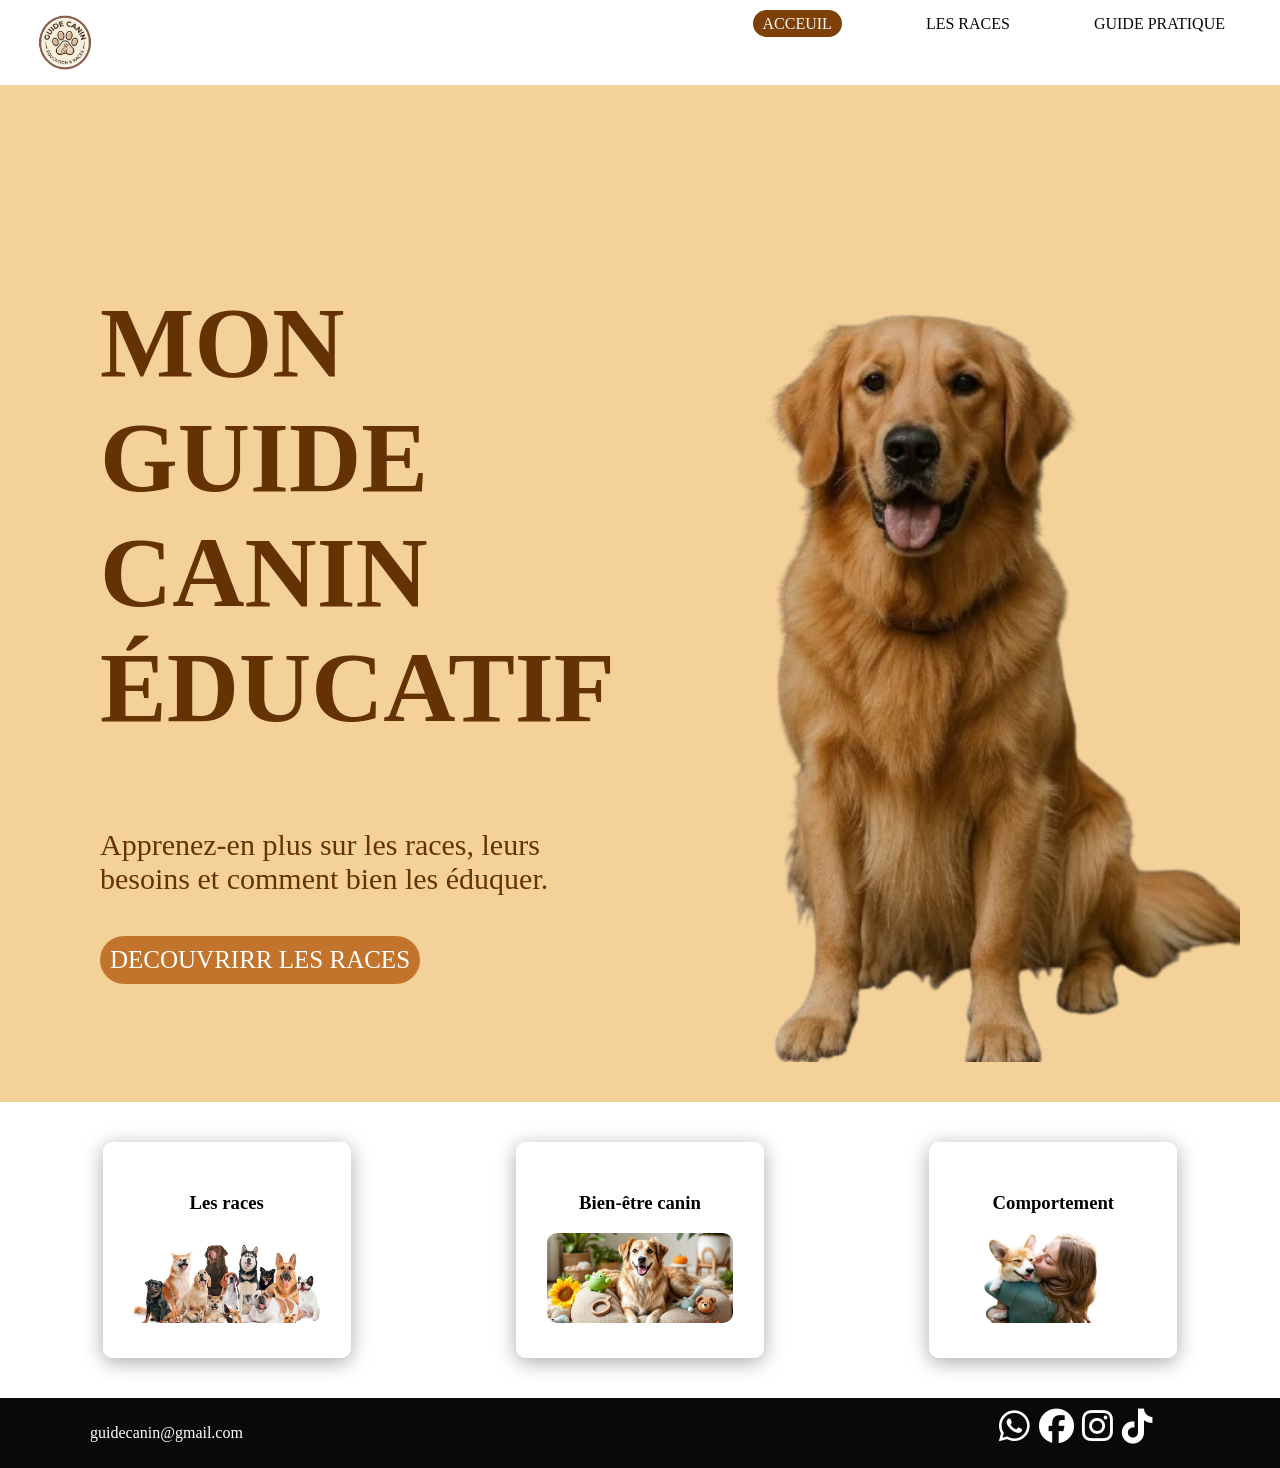
<file: index.html>
<!DOCTYPE html>
<html lang="fr">
<head>
    <meta charset="UTF-8">
    <title>Guide Canin</title>
    <link rel="stylesheet" href="style.css">
    <link rel="stylesheet" href="https://cdnjs.cloudflare.com/ajax/libs/font-awesome/6.5.0/css/all.min.css">
</head>

<body>

<!-- HEADER -->
<header class="header">
    <img src="./images/logo-removebg-preview.png" alt="">

    <nav class="menu">
        <a href="index.html"><span class="active">ACCEUIL</span></a>
        <a href="./pages/races.html">LES RACES</a>
        <a href="./pages/guide.html">GUIDE PRATIQUE</a>
    </nav>
</header>

<!-- HERO -->
<section class="hero">
    <div class="hero-text">
        <h1>MON GUIDE CANIN ÉDUCATIF</h1>
        <p>Apprenez-en plus sur les races, leurs besoins et comment bien les éduquer.</p>
        <a href="./pages/races.html" class="btn">DECOUVRIRR LES RACES</a>
    </div>

    <img src="./images/chien_accueil-removebg-preview.png" class="hero-img">
</section>

<!-- CARTES -->
<section class="cards">

    <div class="card">
        <h3>Les races</h3>
        <img src="./images/races.jpeg">
    </div>

    <div class="card">
        <h3>Bien-être canin</h3>
        <img src="./images/bien-etre.jpeg">
    </div>

    <div class="card">
        <h3>Comportement</h3>
        <img src="./images/comprendre-removebg-preview.png">
    </div>

</section>

<!-- FOOTER -->
<footer class="footer">
    <p>guidecanin@gmail.com</p>
    <div class="icon">
        <i class="fa-brands fa-whatsapp"></i>
        <i class="fa-brands fa-facebook"></i>
        <i class="fa-brands fa-instagram"></i>
        <i class="fa-brands fa-tiktok"></i>
    </div>
</footer>

</body>
</html>
</file>
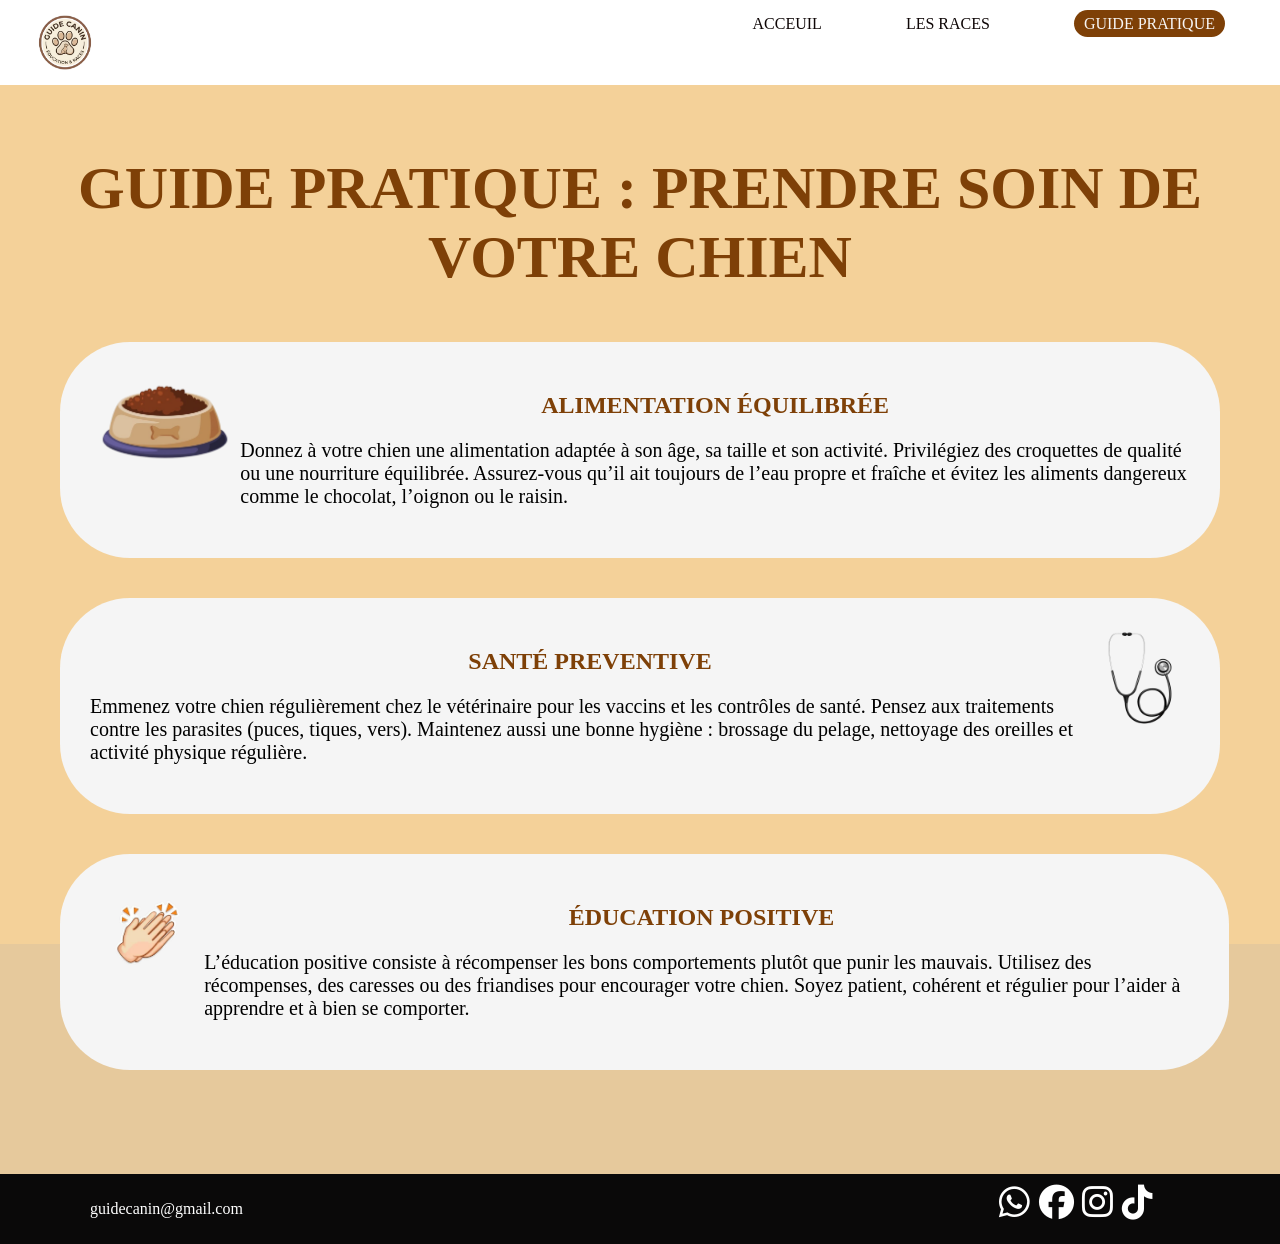
<file: pages/guide.html>
<!DOCTYPE html>
<html lang="fr">
  <head>
    <meta charset="UTF-8" />
    <title>Guide pratique</title>
    <link rel="stylesheet" href="../style.css" />
    <link
      rel="stylesheet"
      href="https://cdnjs.cloudflare.com/ajax/libs/font-awesome/6.5.0/css/all.min.css"
    />
  </head>

  <body>
    <header class="header">
      <img src="../images/logo-removebg-preview.png" alt="" />

      <nav class="menu">
        <a href="../index.html">ACCEUIL</a>
        <a href="../pages/races.html">LES RACES</a>
        <a href="../pages/guide.html"><span class="active">GUIDE PRATIQUE</span></a>
      </nav>
    </header>

    <section class="guide">
      <div class="gp">
        <h1>GUIDE PRATIQUE : PRENDRE SOIN DE VOTRE CHIEN</h1>
      </div>
      <div class="bloc">
        <img src="../images/gamelle-removebg-preview.png" alt="" />
        <div class="texe">
          <h2>ALIMENTATION ÉQUILIBRÉE</h2>
          <p>
            Donnez à votre chien une alimentation adaptée à son âge, sa taille
            et son activité. Privilégiez des croquettes de qualité ou une
            nourriture équilibrée. Assurez-vous qu’il ait toujours de l’eau
            propre et fraîche et évitez les aliments dangereux comme le
            chocolat, l’oignon ou le raisin.
          </p>
        </div>
      </div>

      <div class="bloc">
        <div class="texe">
          <h2>SANTÉ PREVENTIVE</h2>
          <p>
            Emmenez votre chien régulièrement chez le vétérinaire pour les
            vaccins et les contrôles de santé. Pensez aux traitements contre les
            parasites (puces, tiques, vers). Maintenez aussi une bonne hygiène :
            brossage du pelage, nettoyage des oreilles et activité physique
            régulière.
          </p>
        </div>
        <img src="../images/hosto-removebg-preview.png" alt="" />
      </div>

      <div class="education">
        <div class="edu">
          <img src="../images/education-removebg-preview.png" alt="" />
          <div class="texe">
            <h2>ÉDUCATION POSITIVE</h2>
            <p>
              L’éducation positive consiste à récompenser les bons comportements
              plutôt que punir les mauvais. Utilisez des récompenses, des
              caresses ou des friandises pour encourager votre chien. Soyez
              patient, cohérent et régulier pour l’aider à apprendre et à bien
              se comporter.
            </p>
          </div>
        </div>
      </div>
    </section>

    <div class="mollet"></div>

    <footer class="footer">
      <p>guidecanin@gmail.com</p>
      <div class="icon">
        <i class="fa-brands fa-whatsapp"></i>
        <i class="fa-brands fa-facebook"></i>
        <i class="fa-brands fa-instagram"></i>
        <i class="fa-brands fa-tiktok"></i>
      </div>
    </footer>
  </body>
</html>
</file>
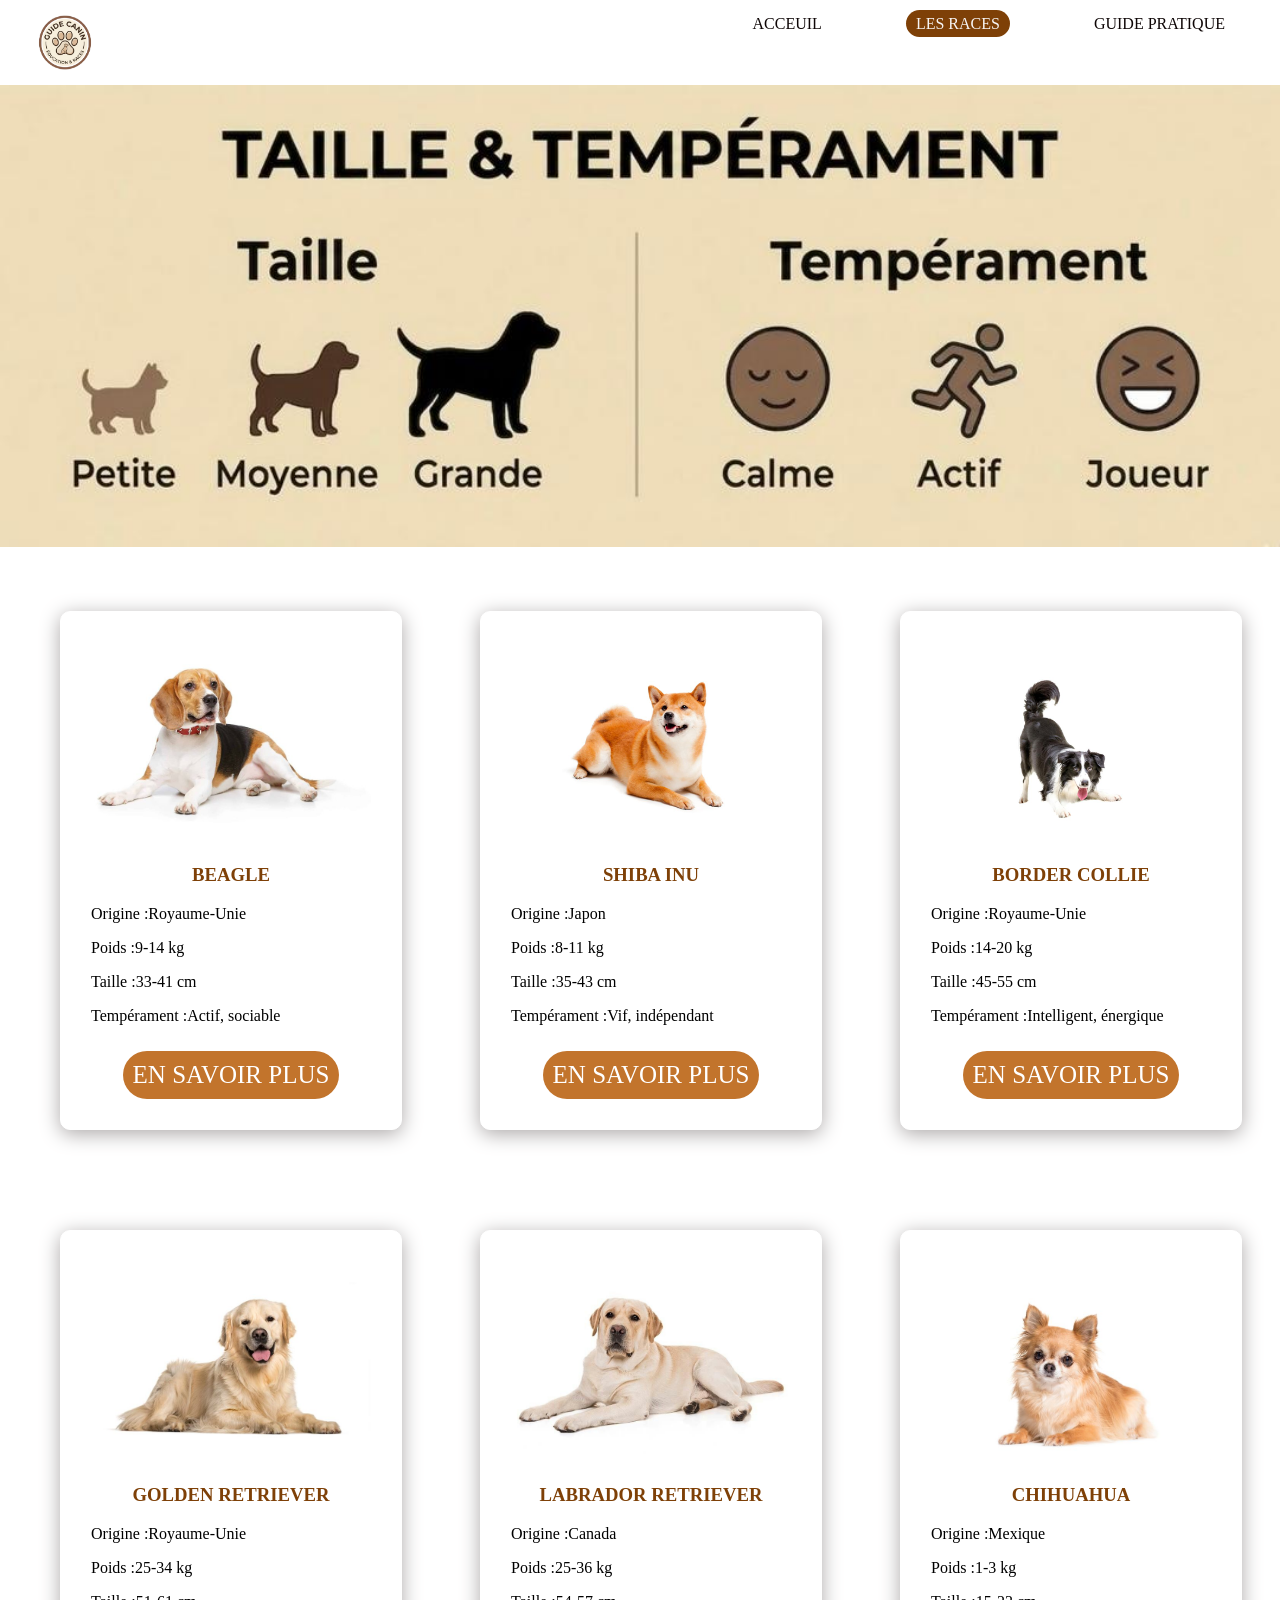
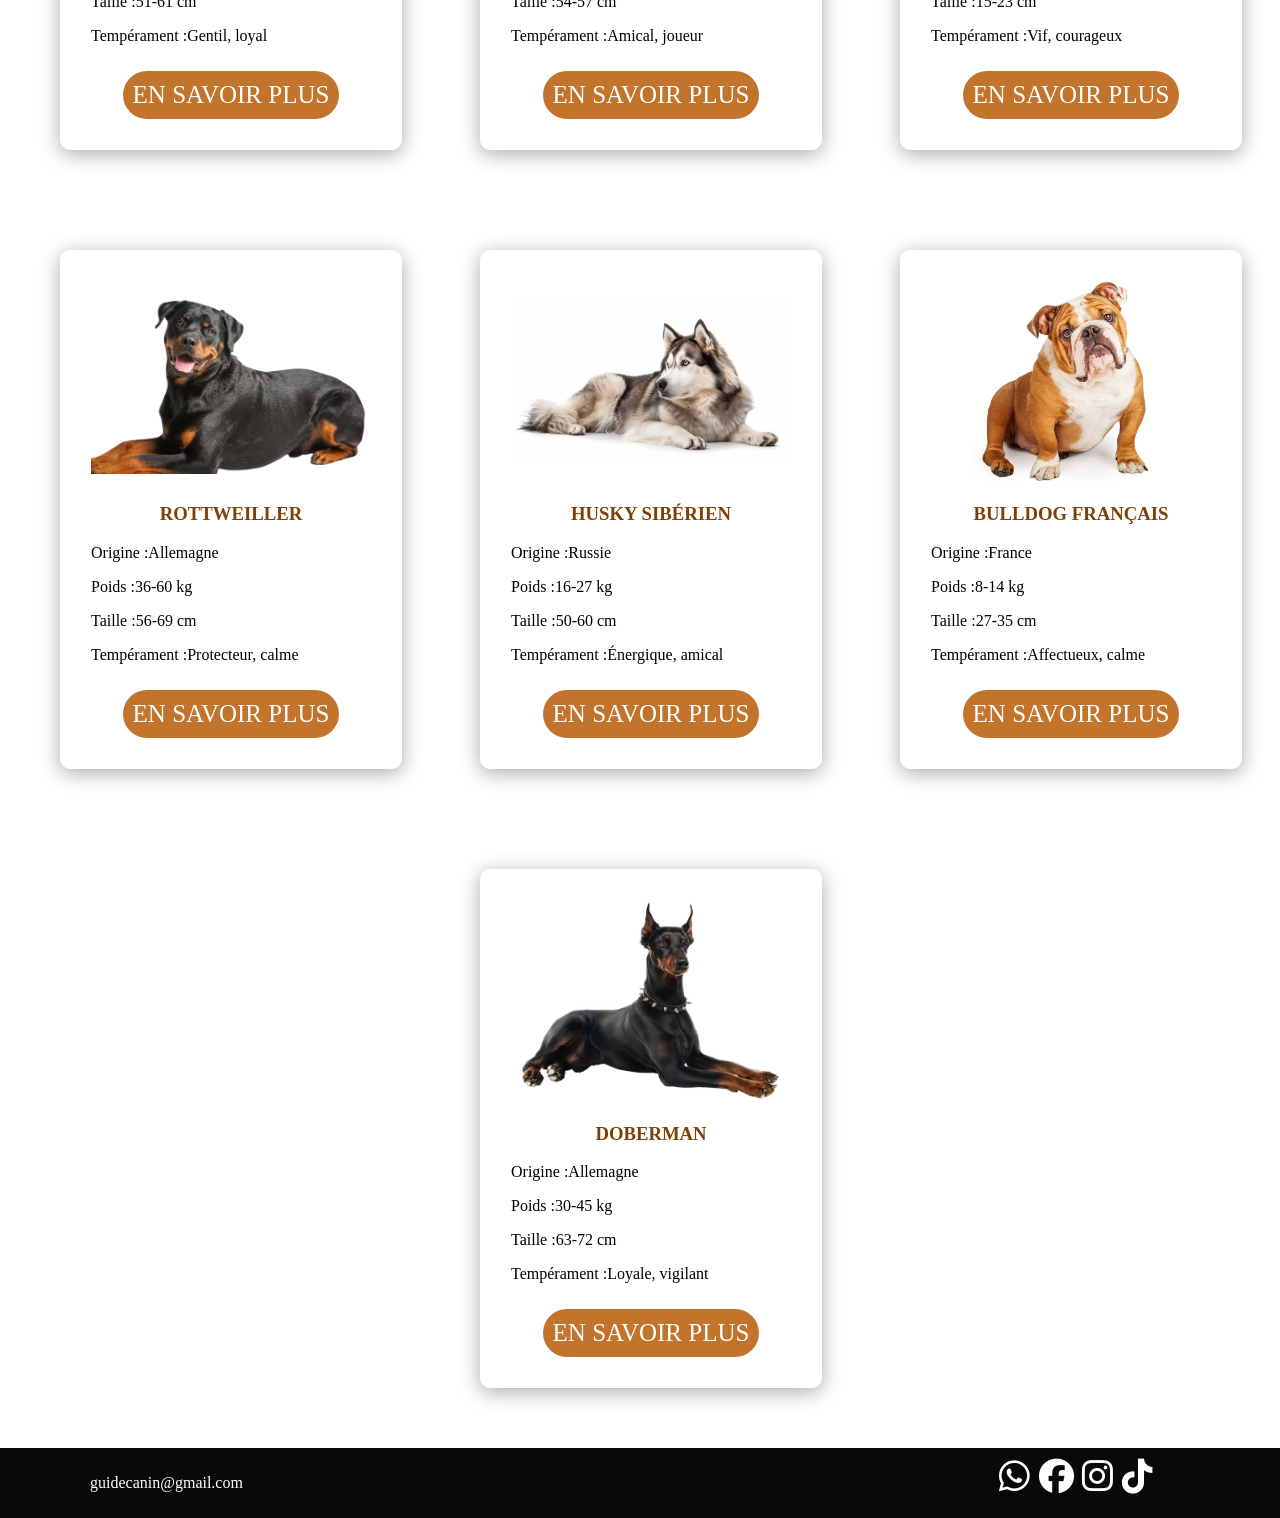
<file: pages/races.html>
<!DOCTYPE html>
<html lang="fr">
  <head>
    <meta charset="UTF-8" />
    <title>Les races</title>
    <link rel="stylesheet" href="../style.css" />
    <link
      rel="stylesheet"
      href="https://cdnjs.cloudflare.com/ajax/libs/font-awesome/6.5.0/css/all.min.css"
    />
  </head>

  <body>
    <header class="header">
      <img src="../images/logo-removebg-preview.png" alt="" />

      <nav class="menu">
        <a href="../index.html">ACCEUIL</a>
        <a href="races.html"><span class="active">LES RACES</span></a>
        <a href="../pages/guide.html">GUIDE PRATIQUE</a>
      </nav>
    </header>

    <!-- IMAGE TAILLE -->
    <section>
      <img src="../images/temperament.jpeg" class="full-img" />
    </section>

    <!-- LISTE CHIENS -->
    <section class="grid">
      <div class="dog">
        <img src="../images/chien1.jpeg" />
        <h3>BEAGLE</h3>
        <p>Origine :Royaume-Unie</p>
        <p>Poids :9-14 kg</p>
        <p>Taille :33-41 cm</p>
        <p>Tempérament :Actif, sociable</p>
        <a href="https://www.woopets.fr/chien/" class="btn">EN SAVOIR PLUS</a>
      </div>

      <div class="dog">
        <img src="../images/chien2.jpeg" />
        <h3>SHIBA INU</h3>
        <p>Origine :Japon</p>
        <p>Poids :8-11 kg</p>
        <p>Taille :35-43 cm</p>
        <p>Tempérament :Vif, indépendant</p>
        <a href="https://www.woopets.fr/chien/" class="btn">EN SAVOIR PLUS</a>
      </div>

      <div class="dog">
        <img src="../images/chien3.jpeg" />
        <h3>BORDER COLLIE</h3>
        <p>Origine :Royaume-Unie</p>
        <p>Poids :14-20 kg</p>
        <p>Taille :45-55 cm</p>
        <p>Tempérament :Intelligent, énergique</p>
        <a href="https://www.woopets.fr/chien/" class="btn">EN SAVOIR PLUS</a>
      </div>

      <div class="dog">
        <img src="../images/chien4.jpeg" />
        <h3>GOLDEN RETRIEVER</h3>
        <p>Origine :Royaume-Unie</p>
        <p>Poids :25-34 kg</p>
        <p>Taille :51-61 cm</p>
        <p>Tempérament :Gentil, loyal</p>
        <a href="https://www.woopets.fr/chien/" class="btn">EN SAVOIR PLUS</a>
      </div>

      <div class="dog">
        <img src="../images/chien5.jpeg" />
        <h3>LABRADOR RETRIEVER</h3>
        <p>Origine :Canada</p>
        <p>Poids :25-36 kg</p>
        <p>Taille :54-57 cm</p>
        <p>Tempérament :Amical, joueur</p>
        <a href="https://www.woopets.fr/chien/" class="btn">EN SAVOIR PLUS</a>
      </div>

      <div class="dog">
        <img src="../images/chien6.jpeg" />
        <h3>CHIHUAHUA</h3>
        <p>Origine :Mexique</p>
        <p>Poids :1-3 kg</p>
        <p>Taille :15-23 cm</p>
        <p>Tempérament :Vif, courageux</p>
        <a href="https://www.woopets.fr/chien/" class="btn">EN SAVOIR PLUS</a>
      </div>

      <div class="dog">
        <img src="../images/chien7-removebg-preview.png" />
        <h3>ROTTWEILLER</h3>
        <p>Origine :Allemagne</p>
        <p>Poids :36-60 kg</p>
        <p>Taille :56-69 cm</p>
        <p>Tempérament :Protecteur, calme</p>
        <a href="https://www.woopets.fr/chien/" class="btn">EN SAVOIR PLUS</a>
      </div>

      <div class="dog">
        <img src="../images/chien8.jpeg" />
        <h3>HUSKY SIBÉRIEN</h3>
        <p>Origine :Russie</p>
        <p>Poids :16-27 kg</p>
        <p>Taille :50-60 cm</p>
        <p>Tempérament :Énergique, amical</p>
        <a href="https://www.woopets.fr/chien/" class="btn">EN SAVOIR PLUS</a>
      </div>

      <div class="dog">
        <img src="../images/chien9.jpeg" />
        <h3>BULLDOG FRANÇAIS</h3>
        <p>Origine :France</p>
        <p>Poids :8-14 kg</p>
        <p>Taille :27-35 cm</p>
        <p>Tempérament :Affectueux, calme</p>
        <a href="https://www.woopets.fr/chien/" class="btn">EN SAVOIR PLUS</a>
      </div>

      <div class="doberman"></div>
        <div class="dog">
          <img src="../images/chien10.jpeg" />
          <h3>DOBERMAN</h3>
          <p>Origine :Allemagne</p>
          <p>Poids :30-45 kg</p>
          <p>Taille :63-72 cm</p>
          <p>Tempérament :Loyale, vigilant</p>
          <a href="https://www.woopets.fr/chien/" class="btn">EN SAVOIR PLUS</a>
        </div>
      </div>
    </section>

    <footer class="footer">
      <p>guidecanin@gmail.com</p>
      <div class="icon">
        <i class="fa-brands fa-whatsapp"></i>
        <i class="fa-brands fa-facebook"></i>
        <i class="fa-brands fa-instagram"></i>
        <i class="fa-brands fa-tiktok"></i>
      </div>
    </footer>
  </body>
</html>
</file>
<file: style.css>
/* RESET */
body {
    margin: 0;
    font-family: Merriweather;
}

/* HEADER */
.header {
    display: flex;
    justify-content: space-between;
    padding: 15px;
    background: white;
    img {
        width: 100px;
        height: auto;
        object-fit: cover;
    }
}

.menu a {
    margin: 40px;
    text-decoration: none;
    color: rgb(14, 6, 6);
}

.active {
    background: #7E4007;
    color: rgb(247, 245, 245);
    padding: 5px 10px;
    border-radius: 20px;
    transform: 0,5s;
}

.active:hover {
    transform: scale(1.2);
    background: #C2742C;
}

/* HERO */
.hero {
    display: flex;
    align-items: center;
    padding: 40px;
    background: #F4D199;
}

.hero-text {
    margin-left: 60px;
    width: 50%;
    h1 {
        font-size: 100px;
        color: #653204;
    }
    p {
        color: #653204;
        font-size: 30px;
    }
}

.hero-img {
    width: 100%;
}

/* BOUTON */
.btn {
    background: #C2742C;
    color: white;
    padding: 10px;
    display: inline-block;
    margin-top: 10px;
    border-radius: 30px;
    text-decoration: none;
    font-size: 25px;
    transition: 0.5s;  
}

.btn:hover {
    transform: scale(1.2);
    background: #f39908;
}
/* CARTES */
.cards {
    display: flex;
    justify-content: space-around;
    padding: 20px;
}

.card {
    width: 15%;
    text-align: center;
    border: 1px solid;
    border-radius: 10px;
    padding: 30px;
    margin: 20px;
    color: white;
    box-shadow: 0 4px 20px 0 rgb(172, 168, 168);
    transform: 0,5s;
    h3 {
        color: black;
    }
}

.card:hover {
    transform: scale(1.1);
    background: #f5f5f5;
}

.card img {
    width: 100%;
    border-radius: 10px;
    height: 90px;
    object-fit: cover;
}

/* GRID CHIENS */
.grid {
    display: grid;
    grid-template-columns: repeat(3, 1fr);
    gap: 20px;
    padding: 20px;
}

.dog {
    background: #fff;
    padding: 10px;
    border-radius: 10px;
    text-align: center;
    transform: 0,5s;
}

.dog:hover {
    transform: scale(1,1);
    background: #F4D199;
}

.dog img {
    width: 100%;
    height: 200px;
    object-fit: contain;
}

/* GUIDE */
.gp {
    text-align: center;
    font-size: 40px;
    color: #7E4007;
}
.guide {
    padding: 20px;
    h2 {
        text-align: center;
        color: #7E4007;
    }

    img {
        object-fit: cover;
        height: 100px;
        width: auto;
    }

    p {
        font-size: 20px;
    }
}

.bloc {
    background: #f5f5f5;
    padding: 30px;
    margin: 40px;
    border-radius: 70px;
    display: flex;
    transform: 0,5s;
}

.bloc:hover {
    transform: scale(1,1);
    box-shadow: 0 8px 30px rgba(0,0,0,0.2);
}

.guide {
    background: #F4D199;
    padding-bottom: 7%;
}

.education {
    position: absolute;
}

.edu {
    background: #f5f5f5;
    padding: 30px;
    margin: 40px;
    border-radius: 70px;
    margin-top: 0px;
    width: 88%;
    display: flex;
    transform: 0,5s;
}

.edu:hover {
    transform: scale(1,1);
    box-shadow: 0 8px 30px rgba(0,0,0,0.2);
}

.mollet {
    background: #e6c99c;
    padding-top: 18%;
    margin: 0;
    width: 100%;
    background-size: cover;
}
/* FOOTER */
.footer {
    background: #0a0909;
    color: white;
    text-align: center;
    padding: 10px;
    display: flex;
    p {
        margin-left: 80px;
}
}

.icon {
    color: white;
    margin-left: 60%;
    font-size: 35px;
}

/* IMAGE FULL */
.full-img {
    width: 100%;
}

.dog {
    width: 70%;
    text-align: center;
    border: 1px solid;
    border-radius: 10px;
    padding: 30px;
    margin: 10%;
    color: white;
    box-shadow: 0 4px 20px 0 rgb(172, 168, 168);
    h3 {
        color: #7E4007;
    }
    p {
        color: black;
        text-align: left;
    }
}

.doberman {
    display: flex;
    justify-content: center;
}

/* RESPONSIVE 📱 */
@media (max-width: 768px) {

    .hero {
        flex-direction: column;
        text-align: center;
    }

    .hero-text,
    .hero-img {
        width: 100%;
    }

    .cards {
        flex-direction: column;
    }

    .card {
        width: 100%;
        margin-bottom: 20px;
    }

    .grid {
        grid-template-columns: 1fr;
    }
}

.grid, .btn {
    animation: fadeIn 1s ease;
}
</file>
